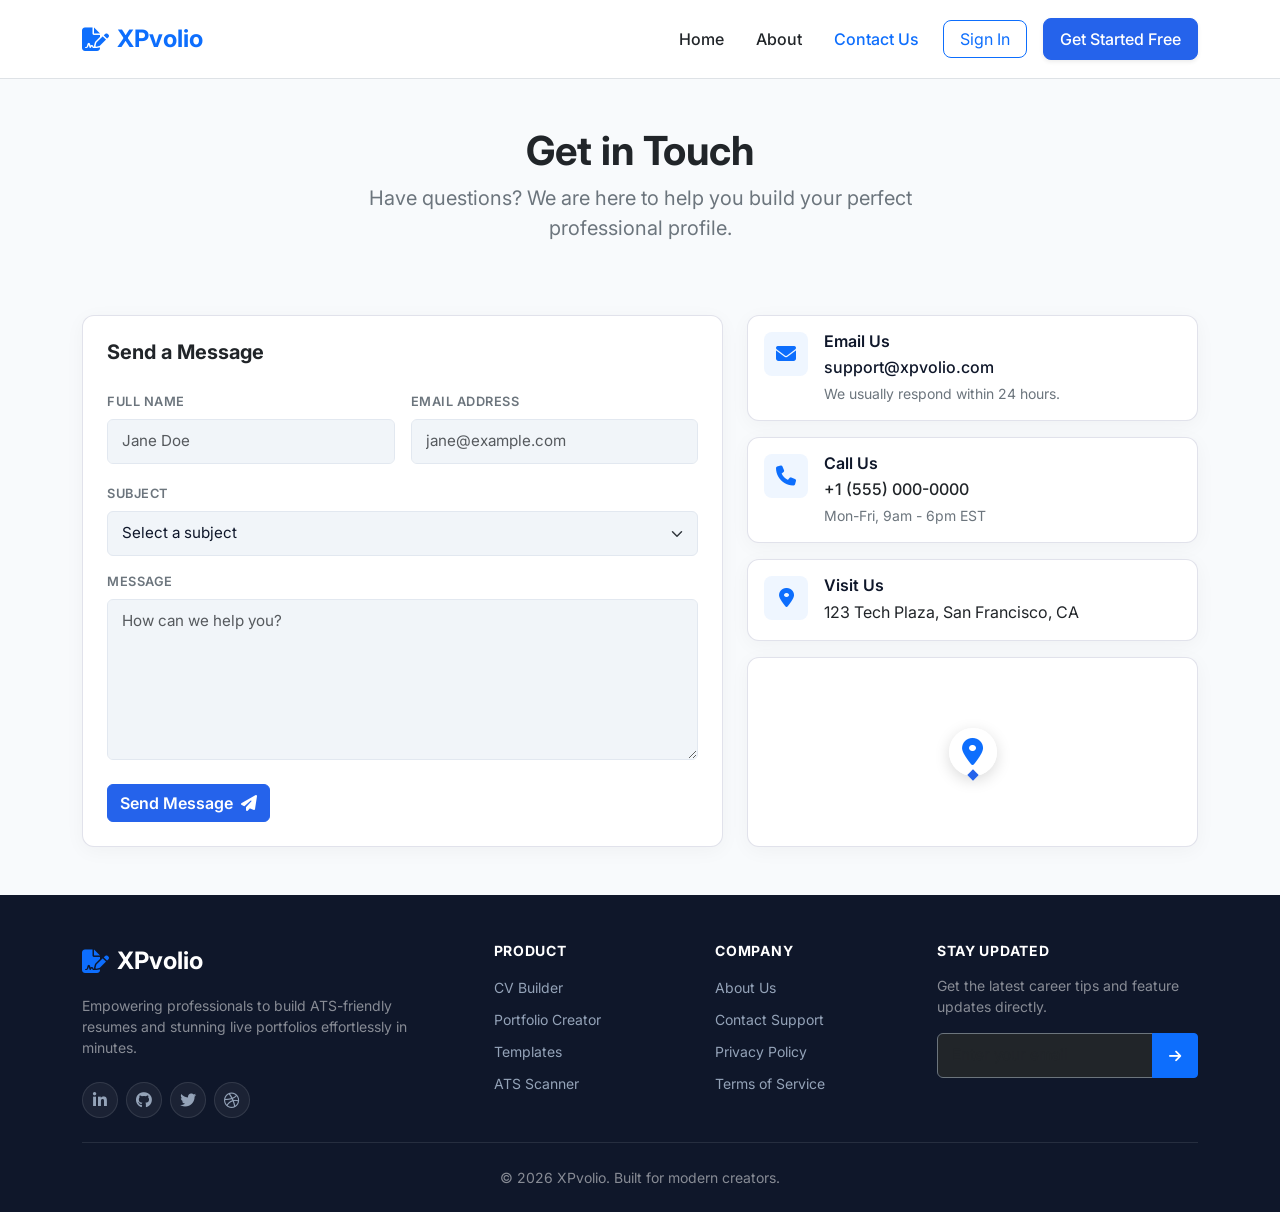
<file: contact.html>
<!doctype html>
<html lang="en">
  <head>
    <meta charset="utf-8" />
    <meta content="width=device-width, initial-scale=1.0" name="viewport" />
    <title>Contact Us - XPvolio</title>
    <link
      href="https://cdn.jsdelivr.net/npm/bootstrap@5.3.3/dist/css/bootstrap.min.css"
      rel="stylesheet"
    />
    <link
      href="https://fonts.googleapis.com/css2?family=Inter:wght@400;500;600;700&display=swap"
      rel="stylesheet"
    />
    <link
      rel="stylesheet"
      href="https://cdnjs.cloudflare.com/ajax/libs/font-awesome/6.4.0/css/all.min.css"
    />
    <link rel="stylesheet" href="css/contact.css" />
    <link rel="stylesheet" href="css/styles.css" />
  </head>

  <body class="d-flex flex-column min-vh-100">
    <nav
      class="navbar navbar-expand-lg navbar-light bg-white border-bottom py-3 sticky-top"
    >
      <div class="container">
        <a
          class="navbar-brand d-flex align-items-center gap-2 fw-bold text-primary fs-4"
          href="index.html"
        >
          <i class="fa-solid fa-file-signature"></i> XPvolio
        </a>
        <button
          class="navbar-toggler"
          type="button"
          data-bs-toggle="collapse"
          data-bs-target="#navbarNav"
        >
          <span class="navbar-toggler-icon"></span>
        </button>
        <div class="collapse navbar-collapse" id="navbarNav">
          <ul class="navbar-menu navbar-nav ms-auto align-items-center gap-3">
            <li class="nav-item">
              <a class="nav-link fw-medium text-dark" href="index.html">Home</a>
            </li>
            <li class="nav-item">
              <a class="nav-link fw-medium text-dark" href="about.html"
                >About</a
              >
            </li>
            <li class="nav-item">
              <a
                class="nav-link fw-medium text-primary active"
                href="contact.html"
                >Contact Us</a
              >
            </li>
            <li class="nav-item">
              <a
                class="btn btn-outline-primary px-3 rounded-3"
                href="login.html"
                >Sign In</a
              >
            </li>
            <li class="nav-item">
              <a
                class="btn btn-primary-custom fw-medium px-3 py-2 rounded-3 shadow-sm"
                href="editor.html"
                >Get Started Free</a
              >
            </li>
          </ul>
        </div>
      </div>
    </nav>

    <main class="flex-grow-1 py-5">
      <div class="container-xl">
        <div class="text-center mb-5 mx-auto" style="max-width: 600px">
          <h1 class="fw-bold display-6 text-dark mb-2">Get in Touch</h1>
          <p class="text-secondary fs-5">
            Have questions? We are here to help you build your perfect
            professional profile.
          </p>
        </div>

        <div class="row g-4 align-items-stretch mt-5">
          <div class="col-12 col-md-7">
            <div
              class="custom-card ambient-shadow p-4 h-100 d-flex flex-column"
            >
              <h2
                class="h5 fw-bold text-dark d-flex align-items-center gap-2 mb-4"
              >
                Send a Message
              </h2>

              <div
                id="contactAlert"
                class="alert alert-success d-none py-2 small mb-3"
                role="alert"
              ></div>

              <form
                id="contactForm"
                class="d-flex flex-column flex-grow-1 gap-3"
              >
                <div class="row g-3">
                  <div class="col-12 col-md-6">
                    <label
                      class="form-label small fw-semibold text-secondary"
                      for="fullName"
                      >Full Name</label
                    >
                    <input
                      class="form-control"
                      id="fullName"
                      name="fullName"
                      placeholder="Jane Doe"
                      type="text"
                      required
                    />
                  </div>
                  <div class="col-12 col-md-6">
                    <label
                      class="form-label small fw-semibold text-secondary"
                      for="email"
                      >Email Address</label
                    >
                    <input
                      class="form-control"
                      id="email"
                      name="email"
                      placeholder="jane@example.com"
                      type="email"
                      required
                    />
                  </div>
                </div>

                <div>
                  <label
                    class="form-label small fw-semibold text-secondary"
                    for="subject"
                    >Subject</label
                  >
                  <select
                    class="form-select"
                    id="subject"
                    name="subject"
                    required
                  >
                    <option disabled selected value="">Select a subject</option>
                    <option value="support">Support</option>
                    <option value="sales">Sales</option>
                    <option value="partnerships">Partnerships</option>
                    <option value="general">General Inquiry</option>
                  </select>
                </div>

                <div class="flex-grow-1 d-flex flex-column">
                  <label
                    class="form-label small fw-semibold text-secondary"
                    for="message"
                    >Message</label
                  >
                  <textarea
                    class="form-control flex-grow-1"
                    id="message"
                    name="message"
                    placeholder="How can we help you?"
                    rows="5"
                    required
                    style="min-height: 120px"
                  ></textarea>
                </div>

                <div class="pt-2 mt-auto">
                  <button
                    class="btn btn-primary-custom d-inline-flex align-items-center gap-2"
                    type="submit"
                  >
                    Send Message <i class="fa-solid fa-paper-plane"></i>
                  </button>
                </div>
              </form>
            </div>
          </div>

          <div class="col-12 col-md-5 d-flex flex-column gap-3">
            <div
              class="custom-card ambient-shadow p-3 d-flex align-items-start gap-3"
            >
              <div class="icon-box flex-shrink-0">
                <i class="fa-solid fa-envelope fs-5 text-primary"></i>
              </div>
              <div>
                <h3 class="h6 fw-semibold mb-1">Email Us</h3>
                <a
                  class="text-decoration-none d-block mb-1 fw-medium"
                  href="mailto:support@xpvolio.com"
                  style="color: var(--primary-color)"
                  >support@xpvolio.com</a
                >
                <p class="small text-secondary mb-0">
                  We usually respond within 24 hours.
                </p>
              </div>
            </div>

            <div
              class="custom-card ambient-shadow p-3 d-flex align-items-start gap-3"
            >
              <div class="icon-box flex-shrink-0">
                <i class="fa-solid fa-phone fs-5 text-primary"></i>
              </div>
              <div>
                <h3 class="h6 fw-semibold mb-1">Call Us</h3>
                <a
                  class="text-decoration-none d-block mb-1 text-dark fw-medium"
                  href="tel:+15550000000"
                  >+1 (555) 000-0000</a
                >
                <p class="small text-secondary mb-0">Mon-Fri, 9am - 6pm EST</p>
              </div>
            </div>

            <div
              class="custom-card ambient-shadow p-3 d-flex align-items-start gap-3"
            >
              <div class="icon-box flex-shrink-0">
                <i class="fa-solid fa-location-dot fs-5 text-primary"></i>
              </div>
              <div>
                <h3 class="h6 fw-semibold mb-1">Visit Us</h3>
                <p class="mb-0 text-dark">123 Tech Plaza, San Francisco, CA</p>
              </div>
            </div>

            <div
              class="custom-card ambient-shadow position-relative overflow-hidden"
              style="height: 190px"
            >
              <div
                class="position-absolute top-0 start-0 w-100 h-100"
                style="
                  background: url(&quot;https://lh3.googleusercontent.com/aida-public/[base64]&quot;)
                    center/cover no-repeat;
                  opacity: 0.85;
                "
              ></div>
              <div class="position-absolute top-50 start-50 translate-middle">
                <div class="map-pin position-relative">
                  <i class="fa-solid fa-location-dot fs-3 text-primary"></i>
                </div>
              </div>
            </div>
          </div>
        </div>
      </div>
    </main>

    <footer class="footer-modern bg-dark text-white pt-5 pb-4 mt-auto">
      <div class="container-xl">
        <div class="row g-4 justify-content-between">
          <div class="col-12 col-lg-4">
            <a
              class="d-flex align-items-center gap-2 fw-bold text-white text-decoration-none fs-4 mb-3"
              href="index.html"
            >
              <i class="fa-solid fa-file-signature text-primary"></i> XPvolio
            </a>
            <p class="text-white-50 small pe-lg-4 mb-4">
              Empowering professionals to build ATS-friendly resumes and
              stunning live portfolios effortlessly in minutes.
            </p>
            <div class="d-flex gap-2">
              <a
                href="https://www.linkedin.com"
                class="footer-social-btn"
                aria-label="LinkedIn"
                ><i class="fa-brands fa-linkedin-in"></i
              ></a>
              <a
                href="https://github.com"
                class="footer-social-btn"
                aria-label="GitHub"
                ><i class="fa-brands fa-github"></i
              ></a>
              <a
                href="https://twitter.com"
                class="footer-social-btn"
                aria-label="Twitter / X"
                ><i class="fa-brands fa-twitter"></i>
              </a>
              <a
                href="https://dribbble.com"
                class="footer-social-btn"
                aria-label="Dribbble"
                ><i class="fa-brands fa-dribbble"></i
              ></a>
            </div>
          </div>

          <div class="col-6 col-md-3 col-lg-2">
            <h6
              class="text-uppercase fw-bold text-white mb-3 small tracking-wider"
            >
              Product
            </h6>
            <ul class="list-unstyled d-flex flex-column gap-2 mb-0">
              <li>
                <a class="footer-link small" href="editor.html?view=cv"
                  >CV Builder</a
                >
              </li>
              <li>
                <a class="footer-link small" href="editor.html?view=portfolio"
                  >Portfolio Creator</a
                >
              </li>
              <li>
                <a class="footer-link small" href="editor.html">Templates</a>
              </li>
              <li>
                <a class="footer-link small" href="login.html">ATS Scanner</a>
              </li>
            </ul>
          </div>

          <div class="col-6 col-md-3 col-lg-2">
            <h6
              class="text-uppercase fw-bold text-white mb-3 small tracking-wider"
            >
              Company
            </h6>
            <ul class="list-unstyled d-flex flex-column gap-2 mb-0">
              <li>
                <a class="footer-link small" href="about.html">About Us</a>
              </li>
              <li>
                <a class="footer-link small" href="contact.html"
                  >Contact Support</a
                >
              </li>
              <li><a class="footer-link small" href="#">Privacy Policy</a></li>
              <li>
                <a class="footer-link small" href="#">Terms of Service</a>
              </li>
            </ul>
          </div>

          <div class="col-12 col-md-6 col-lg-3">
            <h6
              class="text-uppercase fw-bold text-white mb-3 small tracking-wider"
            >
              Stay Updated
            </h6>
            <p class="text-white-50 small mb-3">
              Get the latest career tips and feature updates directly.
            </p>
            <div class="input-group">
              <input
                type="email"
                class="form-control form-control-sm bg-dark text-white border-secondary"
                placeholder="Enter your email"
                aria-label="Email"
              />
              <button class="btn btn-primary btn-sm px-3" type="button">
                <i class="fa-solid fa-arrow-right"></i>
              </button>
            </div>
          </div>
        </div>

        <hr class="border-secondary my-4 opacity-25" />

        <div
          class="d-flex flex-column flex-sm-row align-items-center justify-content-center text-white-50 small"
        >
          <p class="mb-0">&copy; 2026 XPvolio. Built for modern creators.</p>
        </div>
      </div>
    </footer>

    <script src="https://cdn.jsdelivr.net/npm/bootstrap@5.3.3/dist/js/bootstrap.bundle.min.js"></script>
    <script src="js/auth.js"></script>
    <script>
      var contactForm = document.getElementById("contactForm");
      var contactAlert = document.getElementById("contactAlert");

      if (contactForm) {
        contactForm.addEventListener("submit", function (e) {
          e.preventDefault();

          if (contactAlert) {
            contactAlert.textContent =
              "Thanks! Your message has been sent. We'll get back to you within 24 hours.";
            contactAlert.classList.remove("d-none");
          }

          contactForm.reset();

          if (contactAlert) {
            contactAlert.scrollIntoView({
              behavior: "smooth",
              block: "nearest",
            });
            setTimeout(function () {
              contactAlert.classList.add("d-none");
            }, 5000);
          }
        });
      }
    </script>
  </body>
</html>
</file>
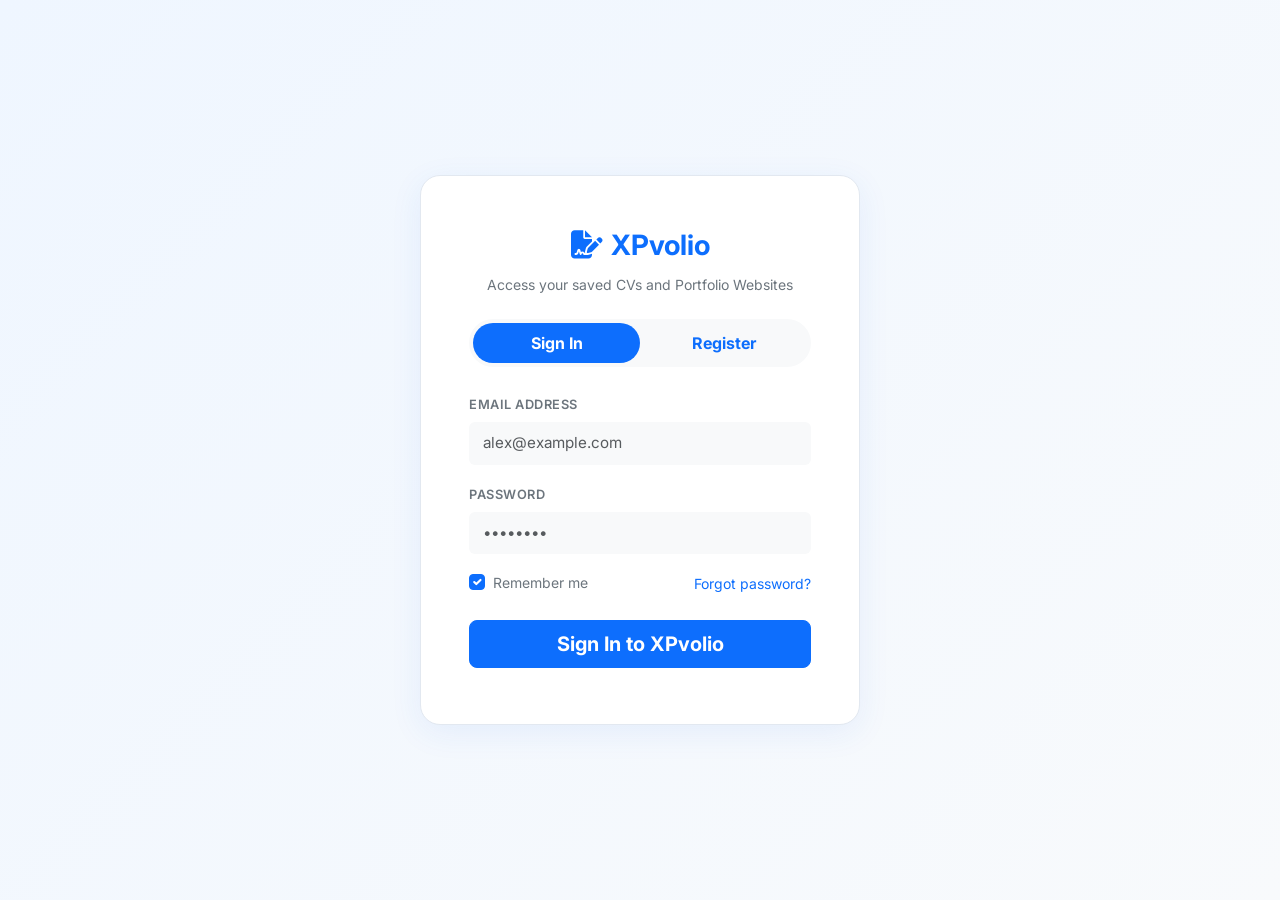
<file: login.html>
<!DOCTYPE html>
<html lang="en">

<head>
  <meta charset="UTF-8">
  <meta name="viewport" content="width=device-width, initial-scale=1.0">
  <title>Login / Sign Up | XPvolio</title>
  <link href="https://cdn.jsdelivr.net/npm/bootstrap@5.3.0/dist/css/bootstrap.min.css" rel="stylesheet">
  <link href="https://fonts.googleapis.com/css2?family=Inter:wght@300;400;500;600;700;800&display=swap"
    rel="stylesheet">
  <link rel="stylesheet" href="https://cdnjs.cloudflare.com/ajax/libs/font-awesome/6.4.0/css/all.min.css">
  <link rel="stylesheet" href="css/styles.css">
</head>

<body class="auth-page-bg d-flex align-items-center justify-content-center py-5 px-3">
  <div class="auth-card bg-white p-4 p-md-5">
    <div class="text-center mb-4">
      <a href="index.html"
        class="d-inline-flex align-items-center gap-2 text-decoration-none fw-bold text-primary fs-3 mb-2">
        <i class="fa-solid fa-file-signature"></i> XPvolio
      </a>
      <p class="text-secondary small mb-0">Access your saved CVs and Portfolio Websites</p>
    </div>

    <div id="authAlert" class="alert alert-danger d-none py-2 small mb-3" role="alert"></div>

    <ul class="nav nav-pills nav-justified bg-light p-1 rounded-pill mb-4" id="authTabs" role="tablist">
      <li class="nav-item" role="presentation">
        <button class="nav-link active rounded-pill fw-bold" id="login-tab" data-bs-toggle="tab" data-bs-target="#login"
          type="button" role="tab">Sign In</button>
      </li>
      <li class="nav-item" role="presentation">
        <button class="nav-link rounded-pill fw-bold" id="register-tab" data-bs-toggle="tab" data-bs-target="#register"
          type="button" role="tab">Register</button>
      </li>
    </ul>

    <div class="tab-content" id="authTabsContent">
      <div class="tab-pane fade show active" id="login" role="tabpanel">
        <form id="loginForm" onsubmit="handleLogin(event)">
          <div class="mb-3">
            <label class="form-label text-secondary fw-semibold small text-uppercase">Email Address</label>
            <input type="email" id="loginEmail" class="form-control form-control-lg bg-light border-0"
              placeholder="alex@example.com" required>
          </div>
          <div class="mb-3">
            <label class="form-label text-secondary fw-semibold small text-uppercase">Password</label>
            <input type="password" id="loginPassword" class="form-control form-control-lg bg-light border-0"
              placeholder="••••••••" required>
          </div>
          <div class="d-flex justify-content-between align-items-center mb-4">
            <div class="form-check">
              <input class="form-check-input" type="checkbox" id="rememberMe" checked>
              <label class="form-check-label small text-secondary" for="rememberMe">Remember me</label>
            </div>
            <a href="#" class="small text-primary text-decoration-none">Forgot password?</a>
          </div>
          <button type="submit" class="btn btn-primary btn-lg w-100 fw-bold rounded-3 py-2 mb-2">Sign In to
            XPvolio</button>
        </form>
      </div>

      <div class="tab-pane fade" id="register" role="tabpanel">
        <form id="registerForm" onsubmit="handleRegister(event)">
          <div class="mb-3">
            <label class="form-label text-secondary fw-semibold small text-uppercase">Full Name</label>
            <input type="text" id="regName" class="form-control form-control-lg bg-light border-0"
              placeholder="Alex Rivera" required>
          </div>
          <div class="mb-3">
            <label class="form-label text-secondary fw-semibold small text-uppercase">Email Address</label>
            <input type="email" id="regEmail" class="form-control form-control-lg bg-light border-0"
              placeholder="alex@example.com" required>
          </div>
          <div class="mb-3">
            <label class="form-label text-secondary fw-semibold small text-uppercase">Password</label>
            <input type="password" id="regPassword" class="form-control form-control-lg bg-light border-0"
              placeholder="Create a password" required>
          </div>
          <button type="submit" class="btn btn-primary btn-lg w-100 fw-bold rounded-3 py-2 mb-2">Create Free
            Account</button>
        </form>
      </div>
    </div>
  </div>

  <script src="https://cdn.jsdelivr.net/npm/bootstrap@5.3.0/dist/js/bootstrap.bundle.min.js"></script>
  <script src="js/auth.js"></script>
  <script>
    if (window.Auth && window.Auth.getCurrentUser()) {
      window.location.replace("profile.html");
    }

    var NAME_REGEX = /^[A-Za-z]{3,}(?:\s+[A-Za-z]{3,})+$/;
    var EMAIL_REGEX = /^[a-zA-Z0-9._%+-]+@[a-zA-Z0-9.-]+\.com$/;

    function clearAlert() {
      var box = document.getElementById("authAlert");
      if (box) {
        box.textContent = "";
        box.classList.add("d-none");
      }
    }

    function showAlert(msg) {
      var box = document.getElementById("authAlert");
      if (!box) return;
      box.textContent = msg;
      box.classList.remove("d-none");
    }

    function handleResult(res) {
      if (res && res.success) {
        window.location.href = "profile.html";
      } else {
        showAlert(res ? res.message : "Authentication failed");
      }
    }

    function handleLogin(e) {
      e.preventDefault();
      var email = document.getElementById("loginEmail").value.trim();
      var pass = document.getElementById("loginPassword").value;

      if (!EMAIL_REGEX.test(email)) {
        showAlert("Please enter a valid email address ending with .com");
        return;
      }

      handleResult(window.Auth.login(email, pass));
    }

    function handleRegister(e) {
      e.preventDefault();
      var name = document.getElementById("regName").value.trim();
      var email = document.getElementById("regEmail").value.trim();
      var pass = document.getElementById("regPassword").value;

      if (!NAME_REGEX.test(name)) {
        showAlert("Please enter your full name (at least first and last name, minimum 3 letters each).");
        return;
      }

      if (!EMAIL_REGEX.test(email)) {
        showAlert("Please enter a valid email address ending with .com (e.g. user@example.com).");
        return;
      }

      handleResult(window.Auth.register(name, email, pass));
    }

    var tabButtons = document.querySelectorAll('#authTabs button[data-bs-toggle="tab"]');
    for (var i = 0; i < tabButtons.length; i++) {
      tabButtons[i].addEventListener("shown.bs.tab", clearAlert);
      tabButtons[i].addEventListener("click", clearAlert);
    }

    var inputs = document.querySelectorAll("input");
    for (var j = 0; j < inputs.length; j++) {
      inputs[j].addEventListener("input", clearAlert);
    }
  </script>
</body>

</html>
</file>
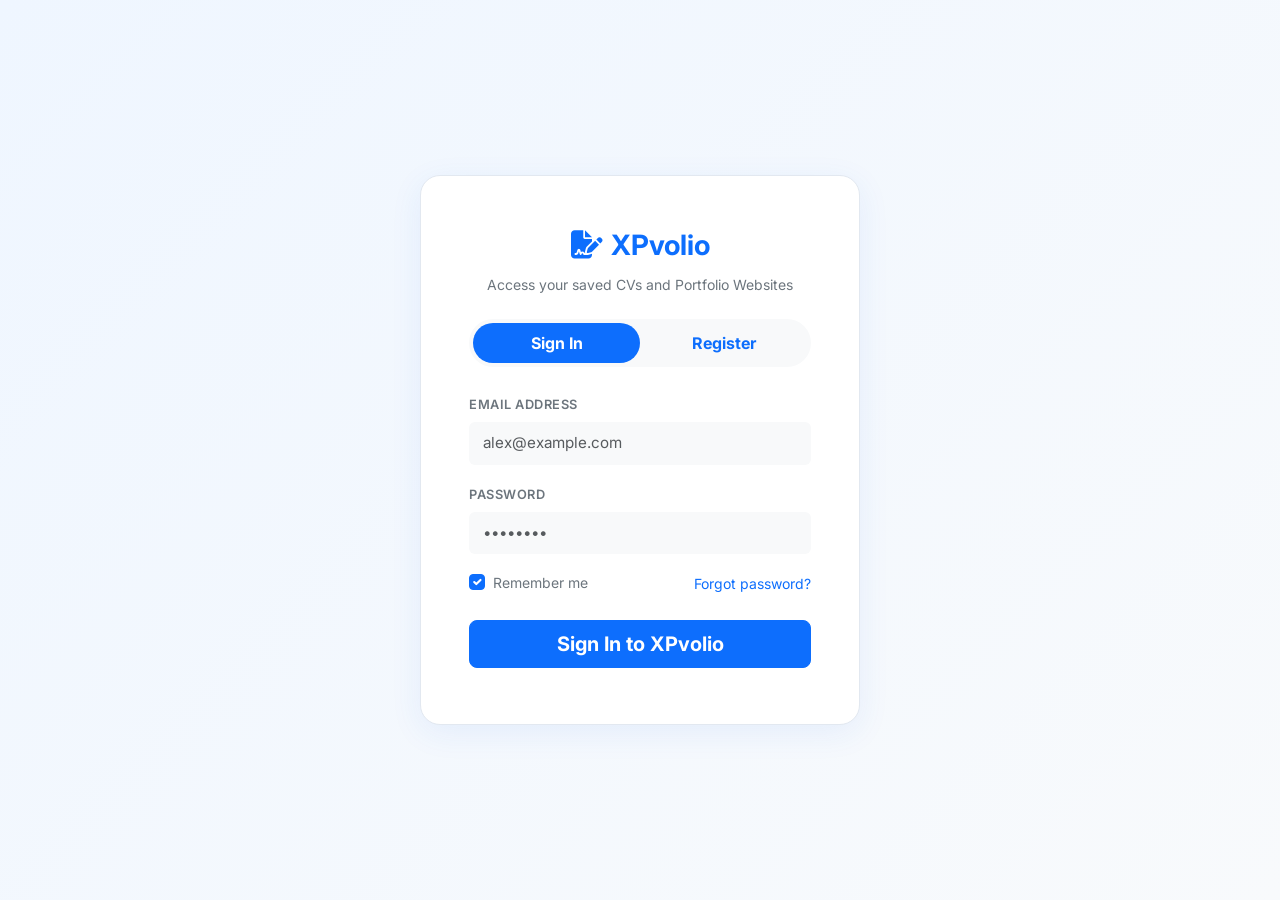
<file: profile.html>
<!DOCTYPE html>
<html lang="en">
<head>
  <meta charset="UTF-8">
  <meta name="viewport" content="width=device-width, initial-scale=1.0">
  <title>User Profile & Dashboard | XPvolio</title>
  <link href="https://cdn.jsdelivr.net/npm/bootstrap@5.3.0/dist/css/bootstrap.min.css" rel="stylesheet">
  <link href="https://fonts.googleapis.com/css2?family=Inter:wght@300;400;500;600;700;800&family=Geist:wght@400;600;700&display=swap" rel="stylesheet">
  <link href="https://fonts.googleapis.com/css2?family=Material+Symbols+Outlined:wght,FILL@100..700,0..1&display=swap" rel="stylesheet" />
  <link rel="stylesheet" href="https://cdnjs.cloudflare.com/ajax/libs/font-awesome/6.4.0/css/all.min.css">
  <link rel="stylesheet" href="css/profile.css">
  <link rel="stylesheet" href="css/styles.css">
</head>
<body>
  <nav class="navbar navbar-expand-lg navbar-light bg-white border-bottom py-3 sticky-top">
    <div class="container-xl">
      <a class="navbar-brand d-flex align-items-center gap-2 fw-bold text-primary fs-4" href="index.html">
        <i class="fa-solid fa-file-signature"></i> XPvolio
      </a>
      <button class="navbar-toggler" type="button" data-bs-toggle="collapse" data-bs-target="#navbarNav">
        <span class="navbar-toggler-icon"></span>
      </button>
      <div class="collapse navbar-collapse" id="navbarNav">
        <ul class="navbar-menu navbar-nav ms-auto align-items-center gap-3">
          <li class="nav-item"><a class="nav-link fw-medium text-dark" href="index.html">Home</a></li>
          <li class="nav-item"><a class="nav-link fw-medium text-dark" href="about.html">About</a></li>
          <li class="nav-item"><a class="nav-link fw-medium text-dark" href="contact.html">Contact Us</a></li>
          
          <li class="nav-item dropdown">
            <button class="btn btn-primary-custom dropdown-toggle px-3 py-2 rounded-3 shadow-sm d-flex align-items-center gap-2" data-bs-toggle="dropdown">
              <i class="fa-solid fa-plus"></i> Create New
            </button>
            <ul class="dropdown-menu dropdown-menu-end shadow border-0 rounded-3">
              <li><button class="dropdown-item py-2 d-flex align-items-center gap-2" onclick="promptCreateDoc('CV')"><i class="fa-solid fa-id-card text-primary"></i> Create Resume (CV)</button></li>
              <li><button class="dropdown-item py-2 d-flex align-items-center gap-2" onclick="promptCreateDoc('Portfolio')"><i class="fa-solid fa-globe text-success"></i> Create Web Portfolio</button></li>
            </ul>
          </li>

          <li class="nav-item">
            <button onclick="window.Auth.logout()" class="btn btn-outline-danger px-3 py-2 rounded-3 d-flex align-items-center gap-2">
              <i class="fa-solid fa-right-from-bracket"></i> Logout
            </button>
          </li>
        </ul>
      </div>
    </div>
  </nav>

  <main class="flex-grow-1 py-5">
    <div class="container-xl">
      <div id="profileAlert" class="alert alert-success d-none py-2 px-3 small rounded-3 mb-4" role="alert"></div>

      <div class="row g-4">
        <aside class="col-12 col-lg-4">
          <div class="dashboard-card p-4 text-center mb-4">
            <div class="d-flex justify-content-center mb-3">
              <div class="avatar-circle" id="userAvatar">U</div>
            </div>
            <h2 class="h5 fw-bold text-dark mb-1" id="profileName">User Name</h2>
            <p class="text-secondary small mb-3" id="profileEmail">user@example.com</p>

            <div class="d-flex justify-content-center gap-2 mb-4">
              <span class="badge bg-primary bg-opacity-10 text-primary border border-primary border-opacity-25 rounded-pill px-3 py-1 fw-semibold">
                <i class="fa-solid fa-crown me-1 text-warning"></i> Pro Plan
              </span>
            </div>

            <hr class="my-3 text-muted">

            <div class="row text-center py-2">
              <div class="col-4 border-end">
                <p class="h5 fw-bold text-primary mb-0" id="totalCvsCount">0</p>
                <small class="text-secondary">Resumes</small>
              </div>
              <div class="col-4 border-end">
                <p class="h5 fw-bold text-success mb-0" id="totalPortfoliosCount">0</p>
                <small class="text-secondary">Portfolios</small>
              </div>
              <div class="col-4">
                <p class="h5 fw-bold text-warning mb-0" id="avgAtsScore">--</p>
                <small class="text-secondary">Avg ATS</small>
              </div>
            </div>

            <div class="mt-4 d-grid gap-2">
              <button class="btn btn-outline-primary rounded-3 btn-sm py-2 fw-medium" data-bs-toggle="modal" data-bs-target="#editProfileModal">
                <i class="fa-solid fa-user-pen me-2"></i> Edit Account Info
              </button>
            </div>
          </div>
        </aside>

        <section class="col-12 col-lg-8">
          <div class="dashboard-card p-4 h-100">
            <div class="d-flex flex-wrap justify-content-between align-items-center mb-4 gap-3">
              <div>
                <h1 class="h4 fw-bold text-dark mb-1">My Projects &amp; Resumes</h1>
                <p class="text-secondary small mb-0">Manage all your tailored CVs and live portfolios.</p>
              </div>

              <div class="btn-group bg-light p-1 rounded-pill border" role="group">
                <button type="button" class="btn btn-sm rounded-pill px-3 filter-btn active" onclick="filterDocs('ALL', this)">All</button>
                <button type="button" class="btn btn-sm rounded-pill px-3 filter-btn" onclick="filterDocs('CV', this)">Resumes (CVs)</button>
                <button type="button" class="btn btn-sm rounded-pill px-3 filter-btn" onclick="filterDocs('Portfolio', this)">Portfolios</button>
              </div>
            </div>

            <div class="row g-3" id="documentsListContainer"></div>
          </div>
        </section>
      </div>
    </div>
  </main>

  <div class="modal fade" id="editProfileModal" tabindex="-1" aria-hidden="true">
    <div class="modal-dialog modal-dialog-centered">
      <div class="modal-content border-0 shadow rounded-4">
        <div class="modal-header border-bottom">
          <h5 class="modal-title fw-bold">Edit Account Details</h5>
          <button type="button" class="btn-close" data-bs-dismiss="modal"></button>
        </div>
        <form onsubmit="handleUpdateProfile(event)">
          <div class="modal-body p-4">
            <div class="mb-3">
              <label class="form-label small fw-semibold text-secondary">Full Name</label>
              <input type="text" id="editNameInput" class="form-control" required>
            </div>
            <div class="mb-3">
              <label class="form-label small fw-semibold text-secondary">New Password (optional)</label>
              <input type="password" id="editPasswordInput" class="form-control" placeholder="••••••••">
            </div>
          </div>
          <div class="modal-footer border-top">
            <button type="button" class="btn btn-light rounded-3" data-bs-dismiss="modal">Cancel</button>
            <button type="submit" class="btn btn-primary-custom px-4 rounded-3">Save Changes</button>
          </div>
        </form>
      </div>
    </div>
  </div>

  <script src="https://cdn.jsdelivr.net/npm/bootstrap@5.3.0/dist/js/bootstrap.bundle.min.js"></script>
  <script src="js/auth.js"></script>
  <script src="js/profile.js"></script>
</body>
</html>
</file>
<file: css/contact.css>
body {
  font-family: 'Inter', sans-serif;
  background-color: #f7f9fb;
  color: #191c1e;
}

.ambient-shadow {
  box-shadow: 0 4px 20px rgba(0, 0, 0, 0.04);
}

.custom-card {
  background-color: #ffffff;
  border: 1px solid rgba(195, 198, 215, 0.5);
  border-radius: 0.75rem;
  transition: border-color 0.2s ease;
}

.custom-card:hover {
  border-color: rgba(37, 99, 235, 0.4);
}

.icon-box {
  width: 44px;
  height: 44px;
  border-radius: 0.5rem;
  background-color: #eff6ff;
  color: #2563eb;
  display: flex;
  align-items: center;
  justify-content: center;
  transition: all 0.2s ease;
}

.custom-card:hover .icon-box {
  background-color: #2563eb;
  color: #ffffff;
}

.map-pin {
  position: relative;
  width: 48px;
  height: 48px;
  background: rgba(255, 255, 255, 0.95);
  border-radius: 50%;
  display: flex;
  align-items: center;
  justify-content: center;
  box-shadow: 0 4px 15px rgba(0, 0, 0, 0.15);
}

.map-pin::after {
  content: '';
  position: absolute;
  bottom: -3px;
  width: 8px;
  height: 8px;
  background-color: #2563eb;
  transform: rotate(45deg);
}
</file>
<file: css/styles.css>
*,
*::before,
*::after {
  box-sizing: border-box;
}

body {
  font-family: 'Inter', -apple-system, BlinkMacSystemFont, "Segoe UI", Roboto, sans-serif;
  color: #0f172a;
  background-color: #f8fafc;
  margin: 0;
}

.btn-primary-custom {
  background-color: #2563eb;
  border-color: #2563eb;
  color: #ffffff;
  font-weight: 600;
  transition: all 0.2s ease;
}

.btn-primary-custom:hover {
  background-color: #1d4ed8;
  border-color: #1d4ed8;
  color: #ffffff;
}

.feature-icon {
  width: 54px;
  height: 54px;
  background-color: #eff6ff;
  color: #2563eb;
  font-size: 1.4rem;
  border-radius: 12px;
  display: flex;
  align-items: center;
  justify-content: center;
}

.auth-page-bg {
  background: linear-gradient(135deg, #eff6ff 0%, #f8fafc 100%);
  min-height: 100vh;
}

.auth-card {
  max-width: 440px;
  width: 100%;
  border-radius: 20px;
  border: 1px solid #e2e8f0;
  box-shadow: 0 8px 32px rgba(37, 99, 235, 0.08);
}

@media (max-width: 480px) {
  .auth-card {
    border-radius: 0;
    border-left: none;
    border-right: none;
    min-height: 100vh;
  }
  .auth-page-bg {
    align-items: flex-start !important;
  }
}

.top-bar {
  height: 64px;
}

.logo-icon {
  width: 36px;
  height: 36px;
}

.doc-title-input {
  outline: none;
  width: auto;
}

.view-switch-pill {
  display: inline-flex;
  align-items: center;
  background-color: #e2e8f0;
  padding: 4px;
  border-radius: 30px;
  border: 1px solid #cbd5e1;
  gap: 4px;
}

.view-btn {
  border: none;
  background-color: transparent;
  color: #64748b;
  font-size: 0.85rem;
  font-weight: 600;
  padding: 6px 16px;
  border-radius: 20px;
  cursor: pointer;
  display: flex;
  align-items: center;
  gap: 8px;
  transition: all 0.2s ease;
}

.view-btn.active {
  background-color: #ffffff;
  color: #2563eb;
  font-weight: 700;
  box-shadow: 0 2px 5px rgba(0, 0, 0, 0.12);
}

.view-btn:hover:not(.active) {
  color: #1e293b;
}

.top-icon-btn {
  width: 38px;
  height: 38px;
  transition: all 0.2s ease;
  cursor: pointer;
}

.top-icon-btn:hover {
  background-color: #e2e8f0 !important;
  color: #2563eb !important;
}

.btn-publish {
  background-color: #2563eb;
  border-color: #2563eb;
  border-radius: 8px;
  box-shadow: 0 2px 5px rgba(37, 99, 235, 0.3);
}

.btn-publish:hover {
  background-color: #1d4ed8;
  border-color: #1d4ed8;
  box-shadow: 0 4px 8px rgba(37, 99, 235, 0.4);
}

.sidebar-panel .nav-link {
  color: #64748b;
  border-radius: 6px;
  font-size: 0.9rem;
  transition: all 0.2s ease;
}

.sidebar-panel .nav-link:hover {
  background-color: #f8fafc;
  color: #0f172a;
}

.sidebar-panel .nav-link.active {
  background-color: #2563eb;
  color: #ffffff;
}

.nav-icon {
  width: 18px;
  text-align: center;
}

.form-control,
.form-select {
  background-color: #f1f5f9;
  border: 1px solid #e2e8f0;
  border-radius: 6px;
  font-size: 0.95rem;
  color: #0f172a;
  padding: 10px 14px;
  transition: border-color 0.2s ease, box-shadow 0.2s ease;
}

.form-control:focus,
.form-select:focus {
  background-color: #ffffff;
  border-color: #3b82f6;
  box-shadow: 0 0 0 3px rgba(59, 130, 246, 0.15);
}

.form-control.is-invalid {
  border-color: #ef4444 !important;
  background-color: #fef2f2 !important;
}

.form-control.is-valid {
  border-color: #10b981 !important;
  background-color: #f0fdf4 !important;
}

.validation-feedback {
  font-size: 0.78rem;
  font-weight: 500;
  margin-top: 4px;
}

.form-label {
  font-size: 0.8rem;
  font-weight: 700;
  color: #64748b;
  text-transform: uppercase;
  letter-spacing: 0.04em;
}

.form-card,
.item-card {
  background-color: #ffffff;
  border: 1px solid #e2e8f0;
  border-radius: 10px;
  padding: 24px;
  margin-bottom: 20px;
  box-shadow: 0 1px 3px rgba(0, 0, 0, 0.04);
}

.btn-add-item {
  width: 100%;
  padding: 12px;
  background-color: #ffffff;
  border: 2px dashed #cbd5e1;
  border-radius: 10px;
  color: #2563eb;
  font-weight: 600;
  cursor: pointer;
  display: flex;
  align-items: center;
  justify-content: center;
  gap: 8px;
  transition: all 0.2s ease;
}

.btn-add-item:hover {
  border-color: #2563eb;
  background-color: #eff6ff;
}

.ats-card {
  z-index: 5;
}

.ats-score-gauge {
  width: 40px;
  height: 40px;
  position: relative;
}

.ats-circle {
  width: 100%;
  height: 100%;
  transform: rotate(-90deg);
}

.circle-bg {
  fill: none;
  stroke: #e2e8f0;
  stroke-width: 3.5;
}

.circle-progress {
  fill: none;
  stroke: #2563eb;
  stroke-width: 3.5;
  stroke-linecap: round;
  transition: stroke-dasharray 0.5s ease;
}

.ats-score-num {
  position: absolute;
  top: 50%;
  left: 50%;
  transform: translate(-50%, -50%);
  font-size: 0.8rem;
  font-weight: 800;
  color: #0f172a;
}

.ats-label {
  font-size: 0.68rem;
  letter-spacing: 0.05em;
}

.ats-status {
  font-size: 0.78rem;
}

.paper-container {
  width: 100%;
  display: flex;
  justify-content: center;
  align-items: flex-start;
}

.paper-sheet {
  width: 100%;
  max-width: 580px;
  min-height: 820px;
  color: #1f2937;
  font-size: 0.88rem;
  line-height: 1.55;
  border: 1px solid #e5e7eb;
}

.cv-header {
  text-align: center;
  margin-bottom: 20px;
}

.cv-name {
  font-size: 2.1rem;
  font-weight: 800;
  letter-spacing: 0.08em;
  text-transform: uppercase;
  color: #0f172a;
  margin-bottom: 4px;
  line-height: 1.1;
}

.cv-professional-title {
  font-size: 0.95rem;
  font-weight: 500;
  color: #475569;
  margin-bottom: 8px;
  letter-spacing: 0.02em;
}

.cv-contact-line {
  display: flex;
  flex-wrap: wrap;
  justify-content: center;
  gap: 6px 12px;
  font-size: 0.82rem;
  color: #475569;
}

.cv-contact-item {
  display: inline-flex;
  align-items: center;
}

.cv-contact-sep {
  color: #94a3b8;
  margin: 0 4px;
}

.cv-divider {
  border: none;
  border-top: 1.5px solid #0f172a;
  margin: 20px 0 24px;
}

.cv-section {
  margin-bottom: 24px;
}

.cv-section-title {
  font-size: 0.95rem;
  font-weight: 800;
  color: #2563eb;
  text-transform: uppercase;
  letter-spacing: 0.06em;
  margin-bottom: 12px;
  border-bottom: 1px solid #e2e8f0;
  padding-bottom: 4px;
}

.cv-summary-text {
  font-size: 0.88rem;
  text-align: justify;
  color: #334155;
  line-height: 1.65;
}

.cv-item {
  margin-bottom: 16px;
}

.cv-item-header {
  display: flex;
  justify-content: space-between;
  align-items: baseline;
  margin-bottom: 4px;
}

.cv-item-role {
  font-weight: 700;
  color: #0f172a;
  font-size: 0.92rem;
}

.cv-item-org {
  font-weight: 600;
  color: #475569;
}

.cv-item-date {
  font-size: 0.8rem;
  color: #64748b;
  font-weight: 500;
  white-space: nowrap;
  margin-left: 8px;
}

.cv-item-desc {
  font-size: 0.86rem;
  color: #334155;
  margin-top: 4px;
  line-height: 1.5;
}

.cv-item-meta {
  font-size: 0.82rem;
  color: #64748b;
  margin-top: 2px;
}

.cv-skills-tags {
  display: flex;
  flex-wrap: wrap;
  gap: 8px;
}

.cv-skill-tag {
  background-color: #f1f5f9;
  border: 1px solid #cbd5e1;
  padding: 4px 10px;
  border-radius: 6px;
  font-size: 0.8rem;
  font-weight: 600;
  color: #1e293b;
}

.cv-personal-details {
  display: flex;
  flex-wrap: wrap;
  gap: 6px;
  font-size: 0.85rem;
  color: #475569;
}

.cv-personal-details div {
  flex: 0 0 calc(50% - 3px);
}

.footer-modern {
  background-color: #0f172a !important;
}

.footer-link {
  color: #94a3b8;
  text-decoration: none;
  transition: all 0.2s ease-in-out;
}

.footer-link:hover {
  color: #38bdf8;
  padding-left: 4px;
}

.footer-social-btn {
  display: inline-flex;
  align-items: center;
  justify-content: center;
  width: 36px;
  height: 36px;
  border-radius: 50%;
  background: rgba(255, 255, 255, 0.05);
  color: #94a3b8;
  text-decoration: none;
  border: 1px solid rgba(255, 255, 255, 0.1);
  transition: all 0.2s ease;
}

.footer-social-btn:hover {
  background: #2563eb;
  color: #ffffff;
  transform: translateY(-2px);
  border-color: #2563eb;
}

.tracking-wider {
  letter-spacing: 0.05em;
}

@media (min-width: 992px) {
  .app-container {
    height: 100vh;
    overflow: hidden;
  }
  main.row {
    height: calc(100vh - 64px);
    overflow: hidden;
  }
  .sidebar-panel,
  .editor-panel,
  .preview-panel {
    height: 100%;
    max-height: calc(100vh - 64px);
    overflow-y: auto;
    -webkit-overflow-scrolling: touch;
  }
}

@media (max-width: 991px) {
  html,
  body,
  .app-container {
    height: auto;
    overflow-y: auto;
    overflow-x: hidden;
  }

  .top-bar {
    height: auto;
    min-height: 64px;
    padding-top: 10px;
    padding-bottom: 10px;
    flex-wrap: wrap;
    gap: 10px;
  }

  .sidebar-panel {
    border-bottom: 1px solid #e2e8f0;
    border-right: none !important;
    padding: 10px 12px;
    position: sticky;
    top: 0;
    z-index: 100;
    background-color: #ffffff;
    overflow: hidden;
  }

  .sidebar-panel nav {
    display: flex !important;
    flex-direction: row !important;
    flex-wrap: nowrap !important;
    overflow-x: auto !important;
    overflow-y: hidden;
    gap: 8px;
    padding-bottom: 4px;
    -webkit-overflow-scrolling: touch;
    scrollbar-width: none; 
  }

  .sidebar-panel nav::-webkit-scrollbar {
    display: none;
  }

  .sidebar-panel .nav-link {
    display: inline-flex !important;
    align-items: center;
    white-space: nowrap !important;
    padding: 8px 16px;
    font-size: 0.85rem;
    border-radius: 50rem;
    background-color: #f8fafc;
    border: 1px solid #e2e8f0;
    color: #475569;
    flex-shrink: 0;
  }

  .sidebar-panel .nav-link.active {
    background-color: var(--bs-primary, #0d6efd) !important;
    border-color: var(--bs-primary, #0d6efd) !important;
    color: #ffffff !important;
  }

  main.row {
    height: auto;
    overflow: visible;
  }

  .editor-panel,
  .preview-panel {
    height: auto;
    max-height: none;
    overflow-y: visible;
  }
}

@media (max-width: 576px) {
  .paper-sheet {
    padding: 24px 16px;
    font-size: 0.8rem;
  }
  .cv-name {
    font-size: 1.5rem;
  }
  .cv-section-title {
    font-size: 0.85rem;
  }
  .cv-personal-details div {
    flex: 0 0 100%;
  }
}

::-webkit-scrollbar {
  width: 6px;
  height: 6px;
}
::-webkit-scrollbar-track {
  background: transparent;
}
::-webkit-scrollbar-thumb {
  background: #cbd5e1;
  border-radius: 3px;
}
::-webkit-scrollbar-thumb:hover {
  background: #94a3b8;
}
</file>
<file: css/profile.css>
body {
  background-color: #f7f9fb;
  min-height: 100vh;
  display: flex;
  flex-direction: column;
}

.dashboard-card {
  background-color: #ffffff;
  border: 1px solid #e2e8f0;
  border-radius: 1rem;
  box-shadow: 0 4px 20px rgba(0, 0, 0, 0.03);
}

.doc-card {
  border: 1px solid #e2e8f0;
  border-radius: 0.85rem;
  background: #ffffff;
  transition: all 0.2s ease;
}

.doc-card:hover {
  border-color: #2563eb;
  transform: translateY(-3px);
  box-shadow: 0 8px 24px rgba(37, 99, 235, 0.08);
}

.avatar-circle {
  width: 90px;
  height: 90px;
  border-radius: 50%;
  background: linear-gradient(135deg, #2563eb 0%, #3b82f6 100%);
  color: #ffffff;
  display: flex;
  align-items: center;
  justify-content: center;
  font-size: 2.2rem;
  font-weight: 700;
  box-shadow: 0 4px 14px rgba(37, 99, 235, 0.25);
}

.filter-btn.active {
  background-color: #2563eb;
  color: #ffffff;
}
</file>
